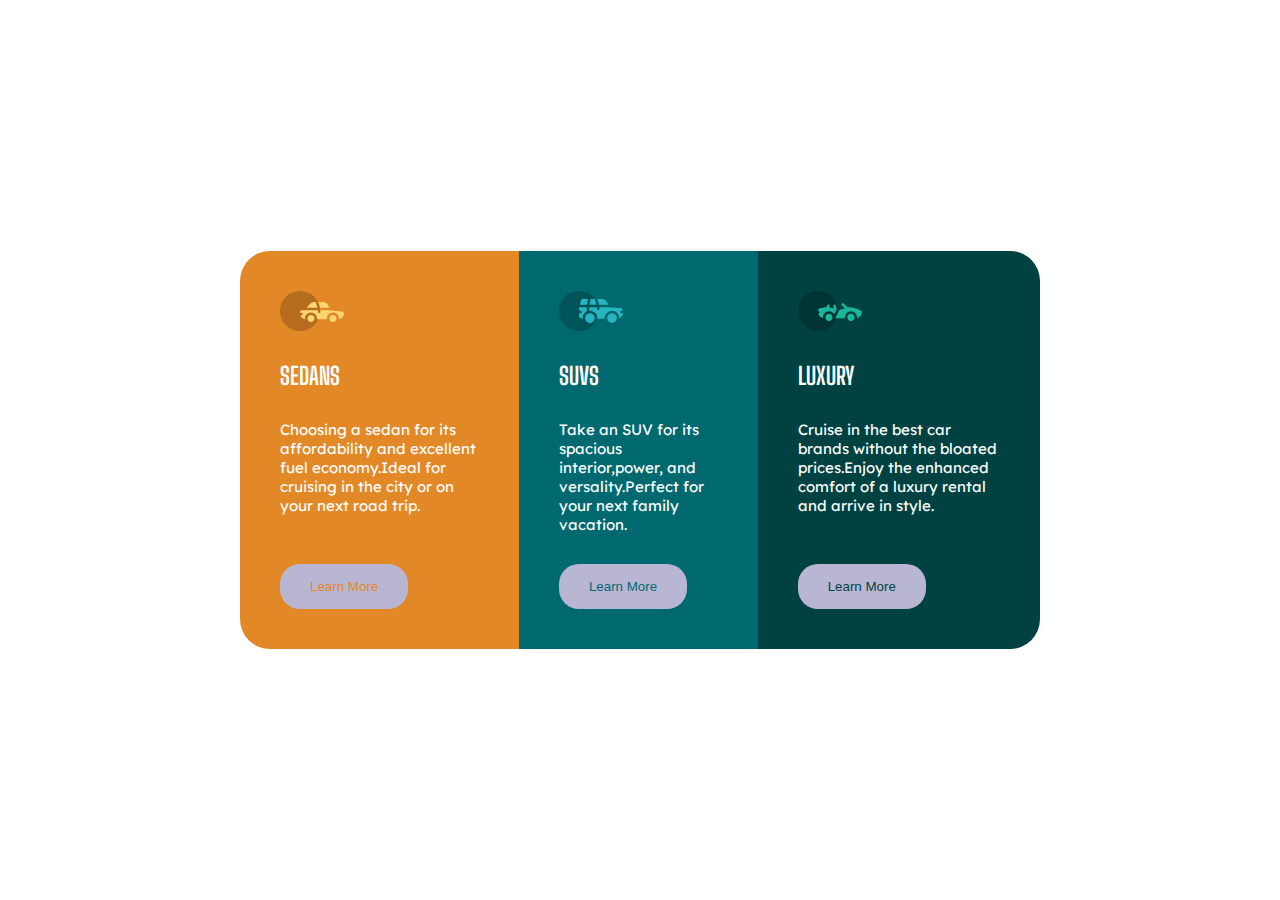
<file: FLEXBOX/index.html>
<!DOCTYPE html>
<html>

<head>
  <meta charset="utf-8">
  <meta name="viewport" content="width=device-width">
  <title>replit</title>
  <link rel="preconnect" href="https://fonts.googleapis.com">
<link rel="preconnect" href="https://fonts.gstatic.com" crossorigin>
<link href="https://fonts.googleapis.com/css2?family=Big+Shoulders+Display:wght@700&family=Lexend+Deca&display=swap" rel="stylesheet">
  <link href="style.css" rel="stylesheet" type="text/css" />

</head>

<body>
  <div class="cards">
    
    <div class="carditems one">
      <img src="./images/Copy of icon-sedans.svg" alt="sedans">
      
      <h2>SEDANS</h2>
      <p>Choosing a sedan for its affordability and excellent fuel economy.Ideal for cruising in the city or on your next road trip.</p>
    <button>Learn More</button>
    </div>
    
    <div class="carditems two">
      <img src="./images/Copy of icon-suvs.svg" alt="suvs">
      <h2>SUVS</h2>
      <p>Take an SUV for its spacious interior,power, and versality.Perfect for your next family vacation.</p>
    <button>Learn More</button>
    </div>
    
    <div class="carditems three">
      <img src="./images/Copy of icon-luxury.svg" alt="luxury">
      <h2>LUXURY</h2>
      <p>Cruise in the best car brands without the bloated prices.Enjoy the enhanced comfort of a luxury rental and arrive in style.</p>

    <button>Learn More</button>
    </div>
  </div>
</body>

</html>
</file>
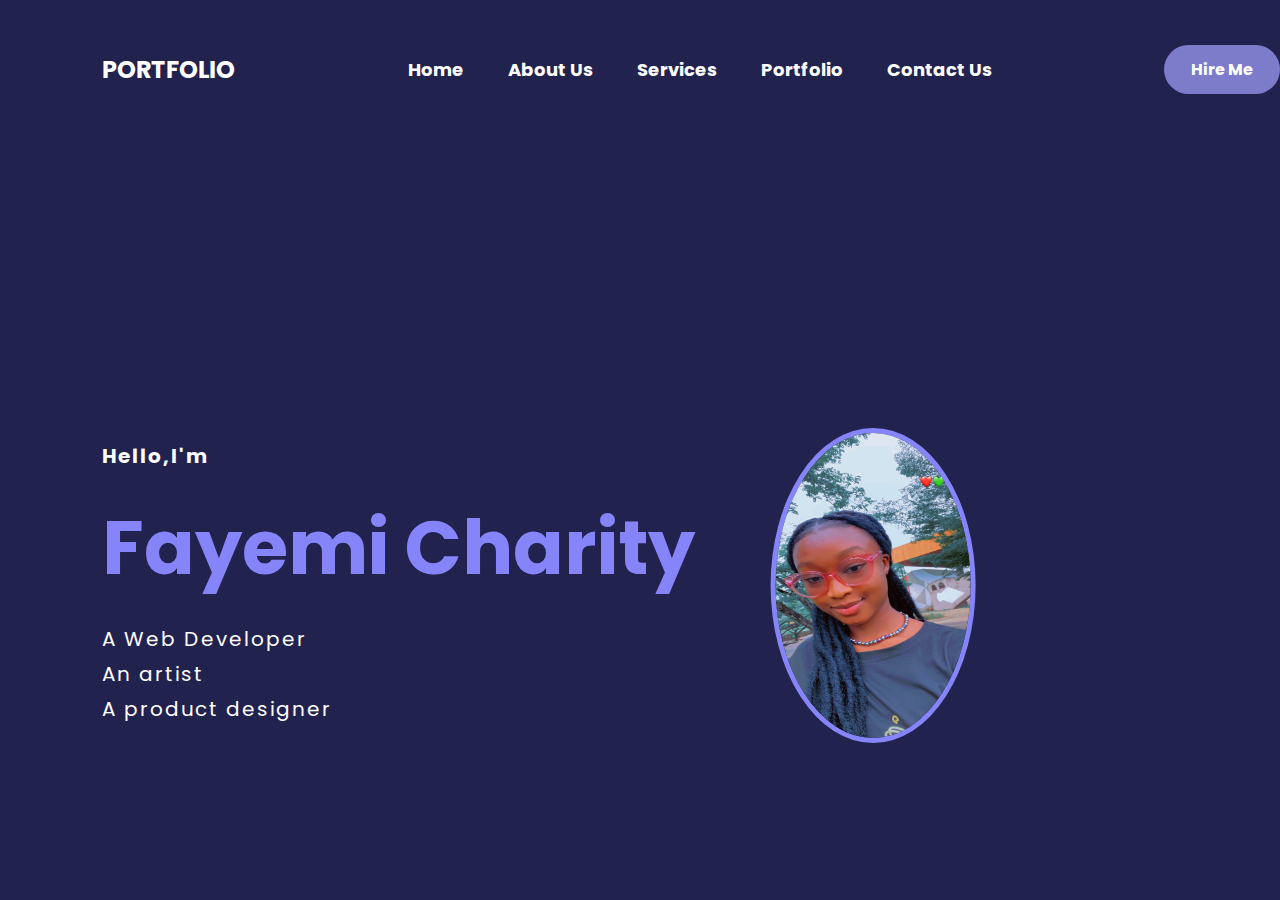
<file: PORFOLIO/index.html>
<!DOCTYPE html>
<html lang="en">
<head>
  <meta charset="UTF-8">
  <meta http-equiv="X-UA-Compatible" content="IE=edge">
  <meta name="viewport" content="width=device-width, initial-scale=1.0">
  <title>Portfolio</title>
  <link rel="stylesheet" href="style.css">
</head>
<body>
  <div class="hero">
    <nav>
      <h2 class="logo">PORTFOLIO</h2>
      
      <ul>
      <li><a href="#">Home</a></li>
         <li><a href="about .html">About Us </a></li>
         <li><a href="service.html">Services</a></li>
         <li><a href="portfolio.html">Portfolio</a></li>
         <li><a href="contact.html">Contact Us</a></li>
      </ul>
      <a href="#" class="btn">Hire Me</a>
      
    <div class="content">
      <h4>Hello,I'm</h4>
      <h1>Fayemi Charity</h1>
      <p>A Web Developer</p>
       <p>An artist<p>
       <p> A product designer<p>
    </div>
       <div class="image">
         <img src="IMG_6204.JPG" alt="">
    </nav>
  </div>
</body>
</html>
</file>
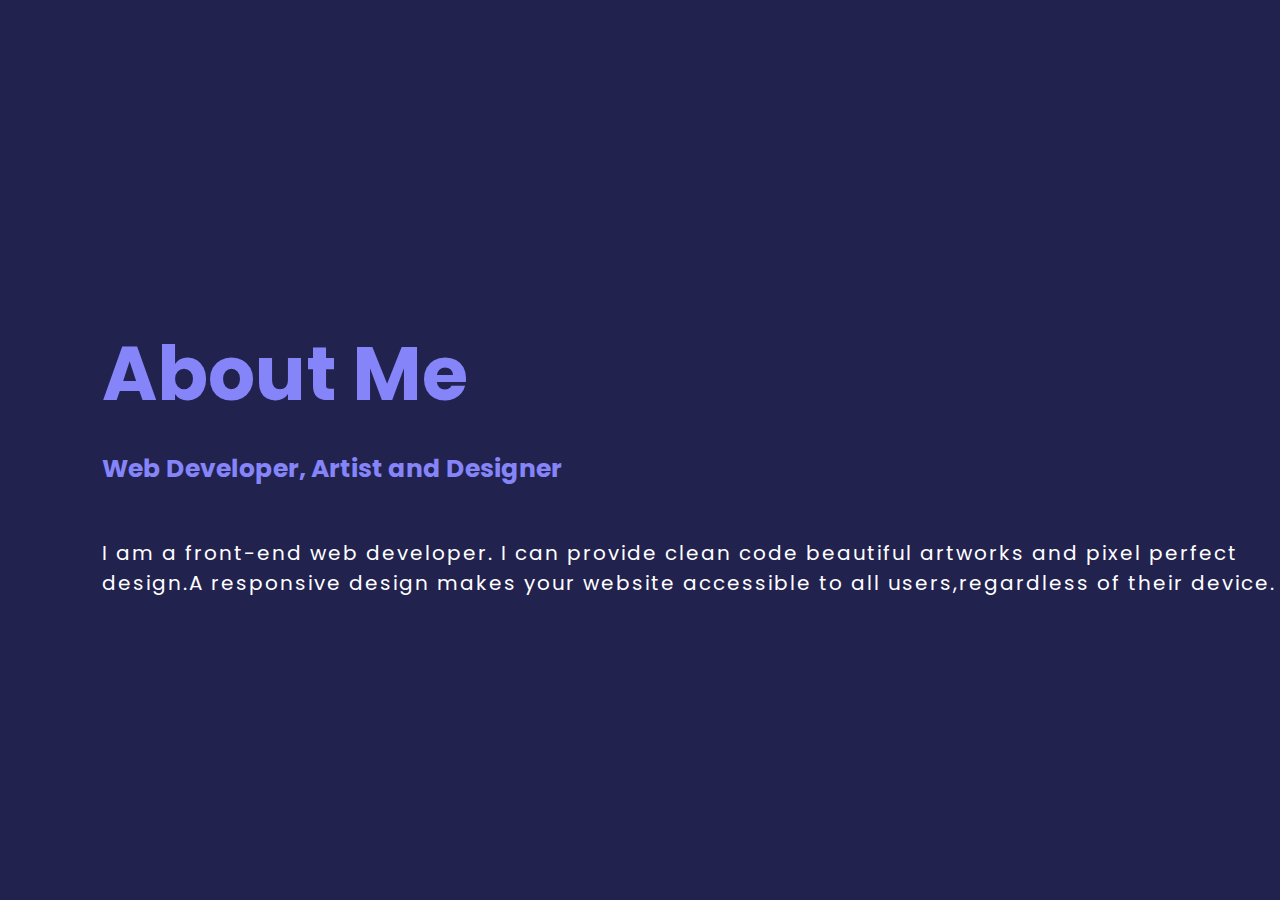
<file: PORFOLIO/about .html>
<!DOCTYPE html>
<html lang="en">
<head>
  <meta charset="UTF-8">
  <meta http-equiv="X-UA-Compatible" content="IE=edge">
  <link href="style.css" rel="stylesheet" type="text/css" />
  <link rel="stylesheet" href="style.css">
  <meta name="viewport" content="width=device-width, initial-scale=1.0">
  <title>About</title>
</head>
<body>
  <div class="about">
  <h1>About Me</h1>
    <h5>Web Developer, Artist and Designer</h5>
    <p>
      I am a front-end web developer. I can provide clean code beautiful artworks and pixel perfect design.A responsive design makes your website accessible to all users,regardless of their device.
    </p>
    </div>
    <div class="about-col-1"></div>
  </div>
</body>
</html>
</file>
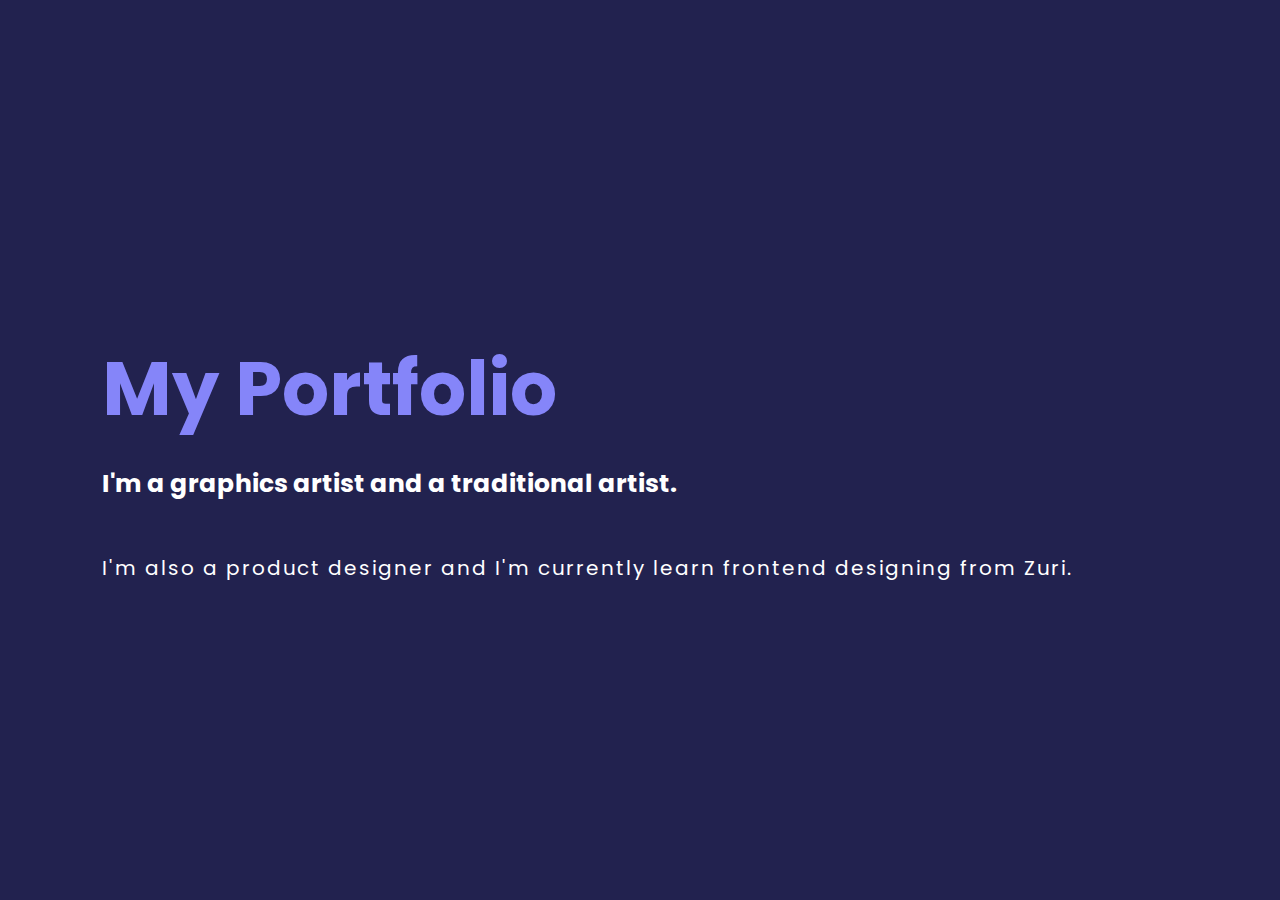
<file: PORFOLIO/portfolio.html>
<!DOCTYPE html>
<html lang="en">
<head>
  <meta charset="UTF-8">
  <meta http-equiv="X-UA-Compatible" content="IE=edge">
  <link href="style.css" rel="stylesheet" type="text/css" />
  <meta name="viewport" content="width=device-width, initial-scale=1.0">
  <title>Document</title>
</head>
<body>
  <div class="portfolio">
  <h1>My Portfolio</h1>
    <h3>I'm a graphics artist and a traditional artist.</h3>
  <p>I'm also a product designer and I'm currently learn frontend designing from Zuri.</p>
    </p>
    </div>
</body>
</html>
</file>
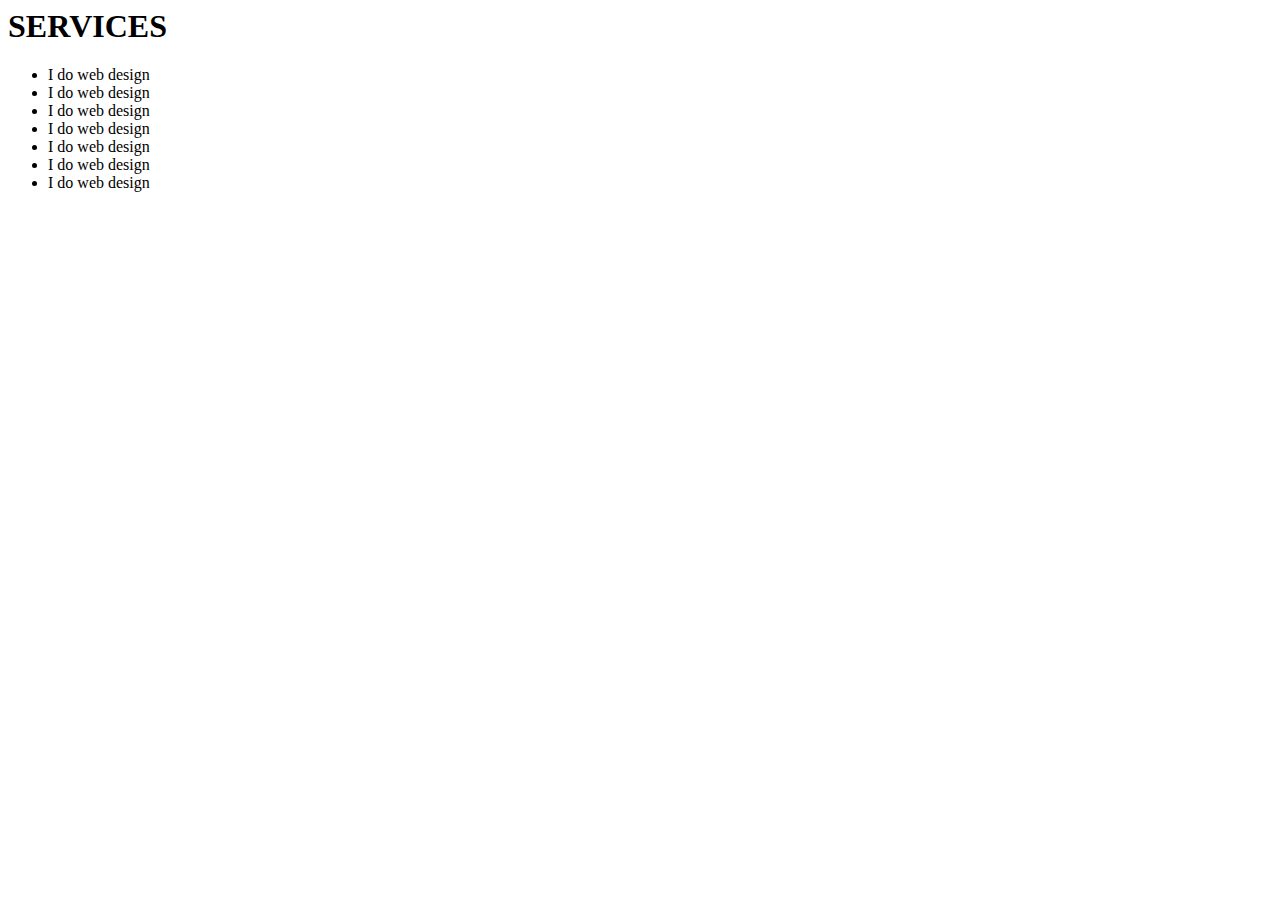
<file: PORFOLIO/service.html>
<html>
    <h1>SERVICES</h1>
    <ul>
      <li>I do web design</li>
      <li>I do web design</li>
      <li>I do web design</li>
      <li>I do web design</li>
      <li>I do web design</li>
      <li>I do web design</li>
      <li>I do web design</li>
    </ul>
</html>
</file>
<file: FLEXBOX/style.css>
* {
  box-sizing: border-box;
  padding: 0;
  margin: 0;
}
body{
  min-height: 100vh;
  display:flex;
  align-items:center;
  justify-content:center;
}
.cards {
  width:800px;
  display:flex;
  border-radius: 30px;
  overflow:hidden;
}
.carditems {
  padding: 40px;
  display:flex;
  flex-direction: column;
  align-items: flex-start;
  gap: 30px;
}
.carditems h2{
  color:hsl(0, 0%, 95%);
  font-family: "Big Shoulders Display", cursive;
}
.carditems p {
  color: hsl(0, 0%, 100%, 0.75);
  font-family: 'Lexend Deca', sans-serif;
  font-size:15px;
  flex-grow:1;
}
.one {
  background-color:hsl(31, 77%, 52%);
}
.one button {
   color:  hsl(31, 77%, 52%);
}
.two {
  background-color:hsl(184, 100%, 22%);
}
.two button {
   color:  hsl(184, 100%, 22%);
}
.three {
  background-color:hsl(179, 100%, 13%);
}
.three button {
   color: hsl(179, 100%, 13%);
}
.carditems h2{
  color:white;
  font-family: 'Big Shoulders Display', cursive;
}
.carditems p{
  color:white
}
.carditems button{
  background-color:hsl(246, 25%, 77%);
  padding: 15px 30px;
  border: none;
  outline: none;
  border-radius: 20px;
}
</file>
<file: PORFOLIO/style.css>
@import url('https://fonts.googleapis.com/css2?family=Poppins:wght@200;400;500&display=swap');
*{
    margin:0px;
    padding:0px;  
    box-sizing: border-box;
    font-family: 'Poppins',sans-serif;
}

body{
  background:#22224f;
  color:white;
}

.hero{
  height: 100vh;
  width: 100%;
  background-position:center;
}
nav{
  display:flex;
  align-items:center;
  justify-content:space-between;
  flex-wrap:wrap;
  padding-top: 45px;
  padding-left: 8%;
  padding-right:8;
}
.logo{
  color:#ffffff;
}
ul li{
  display: inline-block;
  list-style: none;
   padding: 10px 20px;
}
nav ul li a{
  color:white;
  text-decoration:none;
  font-weight:bold;
  font-size:18px;
  align:left;
  position:relative;
}
nav ul li a::after{
  content:'';
  width:0% ;
  height:3px;
  background:#1f1f32;
  position:absolute;
  left:0;
  bottom:-6px;
  transition:0.5s;
}
nav ul li a:hover::after{
  width:100%;
}
.btn{
  background-color:#7c7ccb;
  color:white;
  text-decoration: none;
  border: 2px solid transparent;
  font-weight: bold;
  padding: 10px 25px;
  border-radius: 30px;
}
.content{
  position:absolute;
  top:65%;
  left:8%;
  transform: translateY(-50%);
}
 h1{
   color: white;
   margin:20px 0px 20px;
   font-size: 75px;
 }
p{
  color: white;
  font-size: 20px;
  margin-bottom:5px;
}
h4{
  color:#ffffff;
  letter-spacing: 2px;
  font-size: 20px;
}
.about{
  position:absolute;
  top:50%;
  left:8%;
  transform: translateY(-50%);
}
h1{
   color: white;
   margin:20px 0px 20px;
   font-size: 75px;
 }
h5{
  color: #8585f9;
  font-size: 25px;
  margin-bottom:50px;
}
p{
  color:white;
  letter-spacing: 2px;
  font-size: 20px;
}
.header-text{
  margin-top:20%;
  font-size:30px;
  
}
.header-text h1{
  font-size:60px;
  
}
.header-text h1 span{
  color:#0052ff;
}
.contact-text h1{
  font-size:60px
}
.contact-text h1{
  color:#0052ff;
}
.contact-text p span{
  color:#0052ff;
}
.contact-text p{
font-size:20px
}
.header-text h1 span{
  color:#0052ff;
}
.portfolio{
  position:absolute;
  top:50%;
  left:8%;
  transform: translateY(-50%);
}
h1{
   color: #8585f9;
   margin:20px 0px 20px;
   font-size: 75px;
 }
h3{
  color: white;
  font-size: 25px;
  margin-bottom:50px;
}
p{
  color:white;
  letter-spacing: 2px;
  font-size: 20px;
}
.image{
  width:80%;
  height:70%;
  position:absolute;
  bottom:0;
  right:100px;
}
.image img{
  height:50%;
  width:20%;
  position:absolute;
  left:70%;
  top:25%;
  transform:translate(-50%);
  border-radius: 70%;
  border:5px solid #8585f9;
}
</file>
